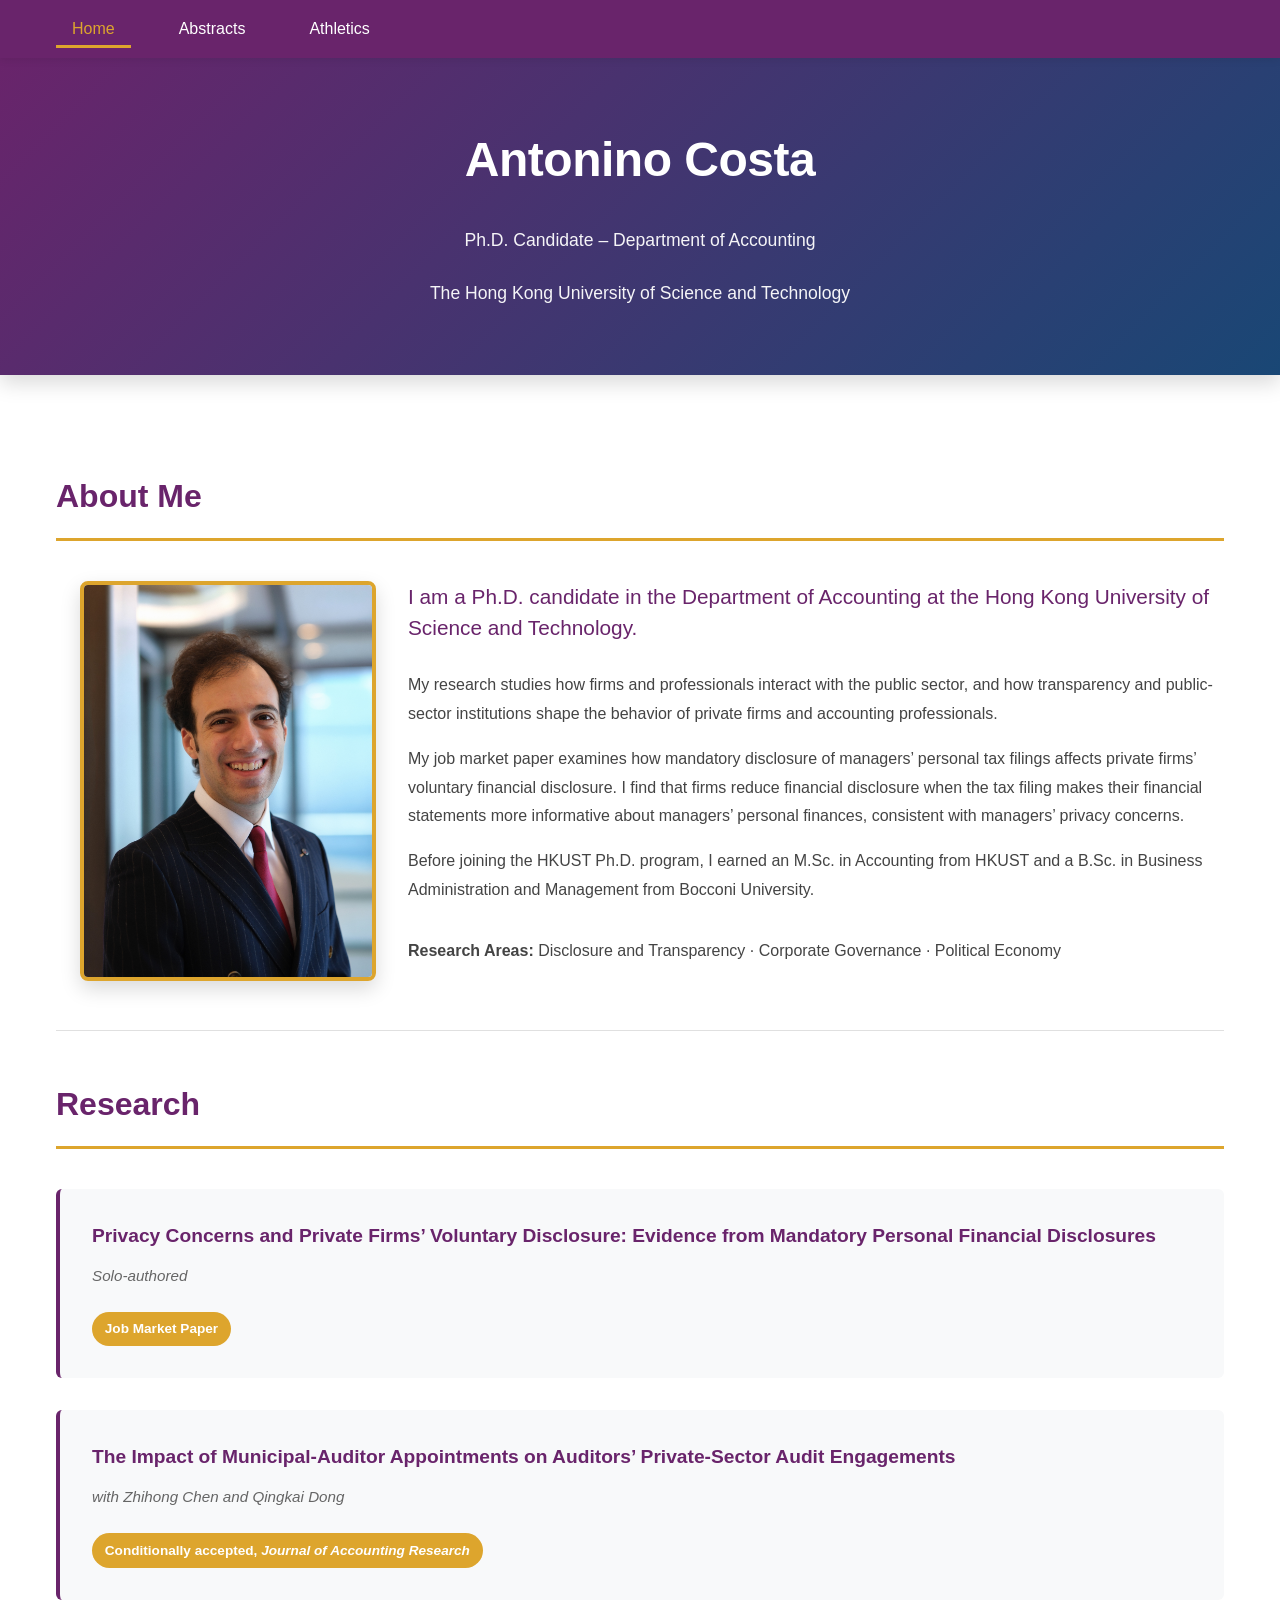
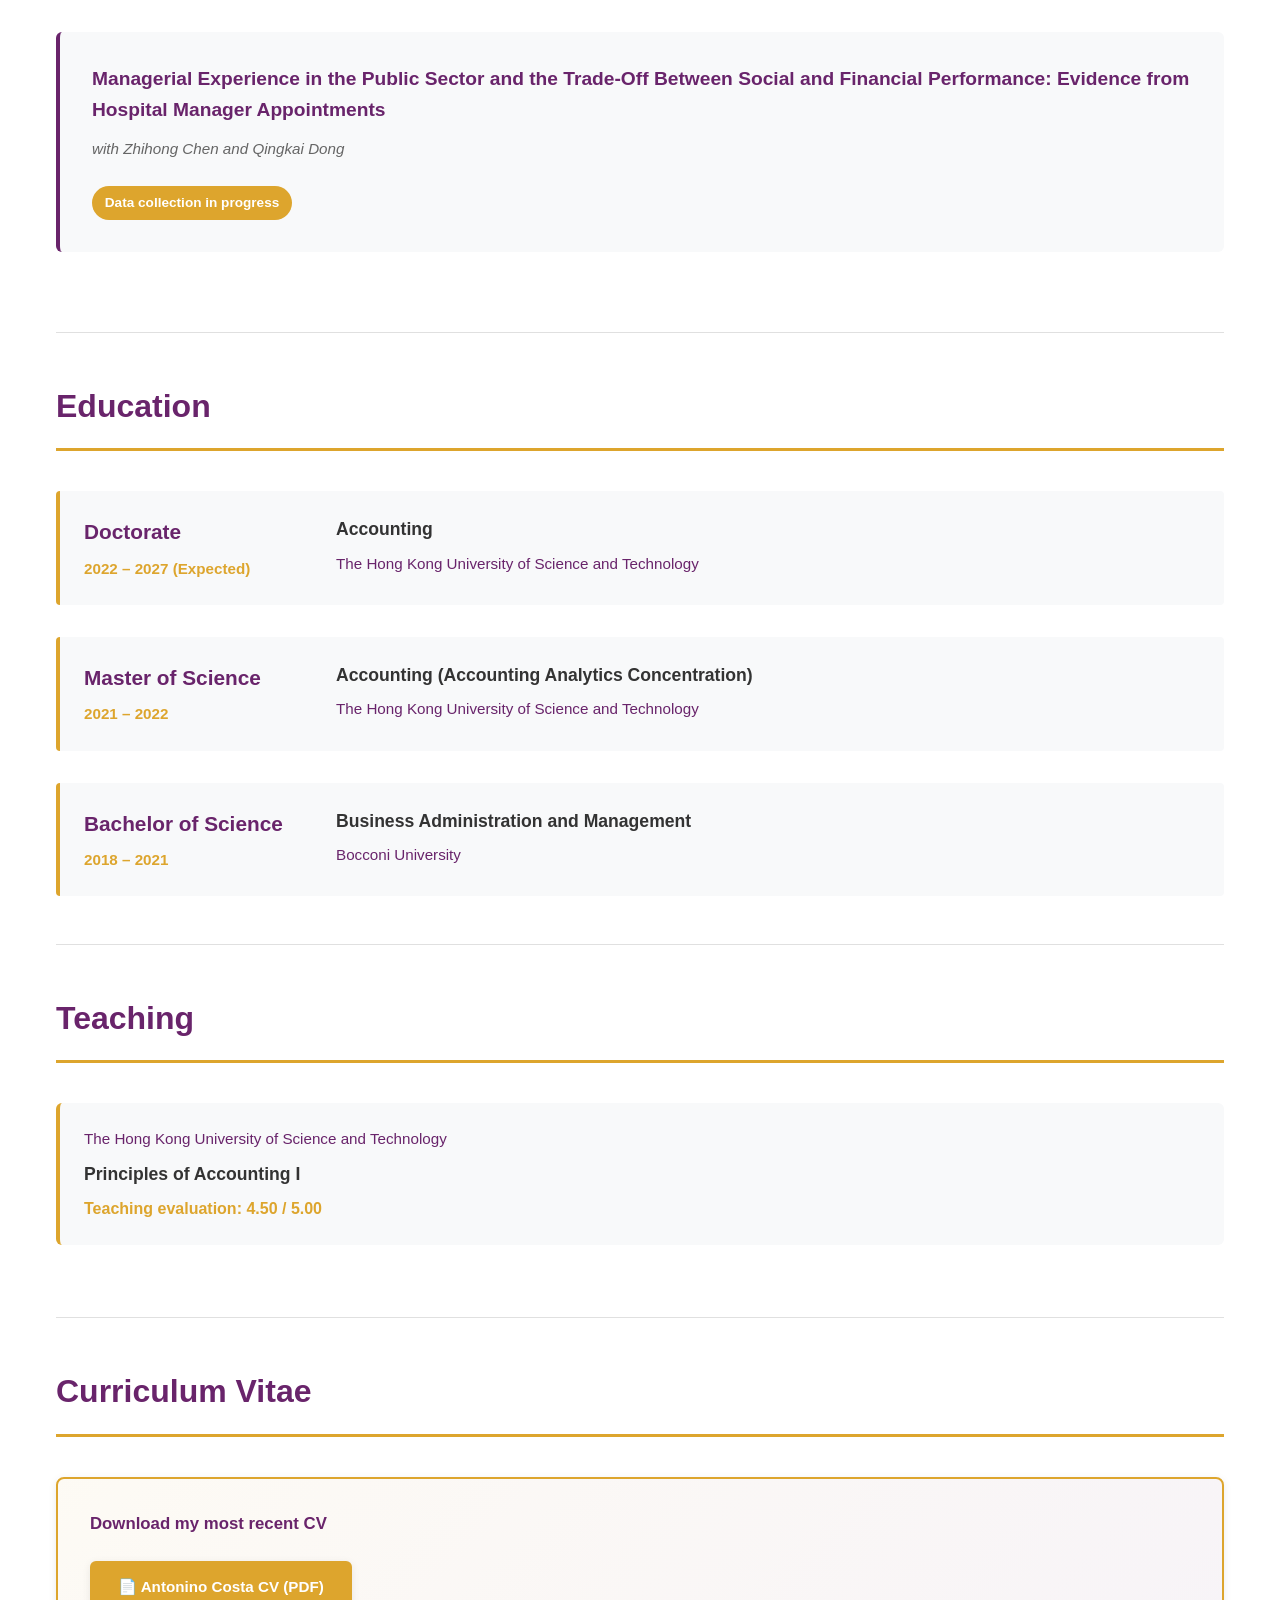
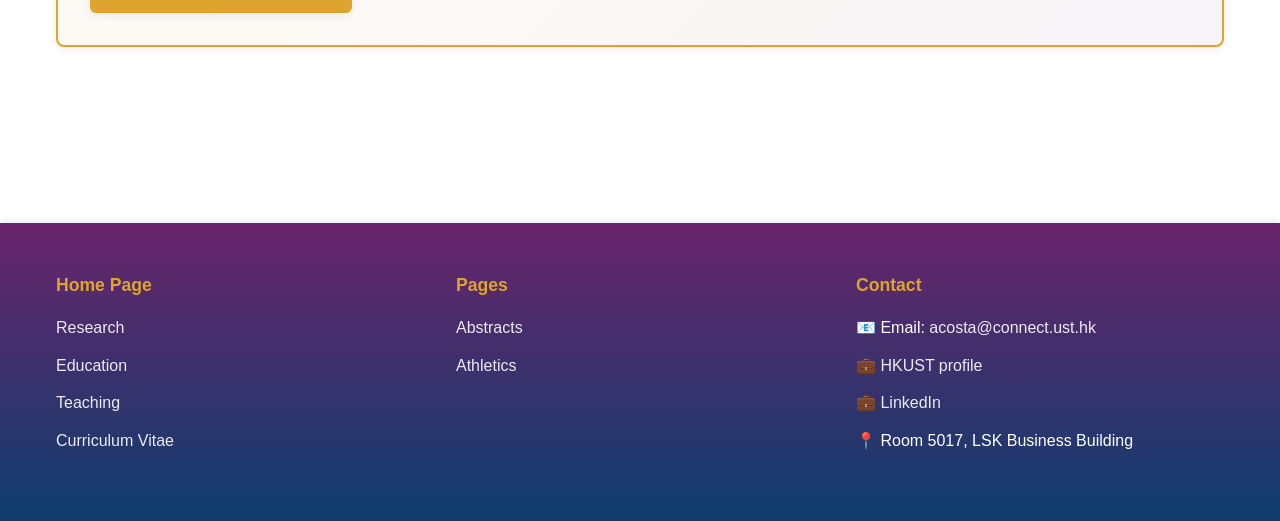
<file: index.html>
<!DOCTYPE html>
<html lang="en" translate="no">
<head>
    <meta charset="UTF-8">
    <meta name="google-site-verification" content="oJde-VZLw5Wp835cpWdoQq_zmQ8JZDAaL4ZJ8_jVG5o" />
    <meta name="viewport" content="width=device-width, initial-scale=1.0">
    <meta http-equiv="X-UA-Compatible" content="ie=edge">
    <title>Antonino Costa | Ph.D. Candidate in Accounting, HKUST</title>
    <meta name="description" content="Antonino Costa is a Ph.D. Candidate in Accounting at HKUST, on the 2026-2027 academic job market. Research on transparency, political economy, and private firms.">
    <meta name="keywords" content="Antonino Costa, Accounting, Political Economy, Transparency, Disclosure, HKUST, Job Market Candidate">
    <meta name="author" content="Antonino Costa">
    <meta name="google" content="notranslate">
    <link rel="canonical" href="https://antoninocosta.github.io/">



    <!-- Link previews (LinkedIn, Slack, X, iMessage) -->
    <meta property="og:type" content="profile">
    <meta property="og:title" content="Antonino Costa | Ph.D. Candidate in Accounting, HKUST">
    <meta property="og:description" content="Ph.D. Candidate in Accounting at HKUST, on the 2026-2027 academic job market. Research on transparency, political economy, and private firms.">
    <meta property="og:url" content="https://antoninocosta.github.io/">
    <meta property="og:image" content="https://antoninocosta.github.io/assets/profile.JPG">

    <!-- Content Security Policy -->
    <meta http-equiv="Content-Security-Policy" content="default-src 'self'; style-src 'self'; img-src 'self' data:; font-src 'self'; script-src 'none'; frame-src 'none'; object-src 'none'; base-uri 'self'; form-action 'self'; frame-ancestors 'none';">

    <link rel="stylesheet" href="css/style.css">
    <link rel="icon" type="image/svg+xml"
          href="data:image/svg+xml,<svg xmlns='http://www.w3.org/2000/svg' viewBox='0 0 100 100'><text x='8' y='75' font-family='Georgia,serif' font-size='70'>AC</text></svg>">
</head>
<body>
    <a href="#main-content" class="skip-link">Skip to main content</a>

    <!-- Navigation -->
    <nav class="navbar" role="navigation" aria-label="Main navigation">
        <div class="container">
            <ul class="nav-list">
                <li><a href="index.html" class="nav-link active" aria-current="page">Home</a></li>
                <li><a href="pages/abstracts.html" class="nav-link">Abstracts</a></li>
                <li><a href="pages/running.html" class="nav-link">Athletics</a></li>
            </ul>
        </div>
    </nav>

    <!-- Header -->
    <header class="header">
        <div class="container">
            <div class="header-content">
                <h1 class="site-title">Antonino Costa</h1>
                <p class="site-subtitle">Ph.D. Candidate &ndash; Department of Accounting</p>
                <p class="site-subtitle">The Hong Kong University of Science and Technology</p>
            </div>
        </div>
    </header>

    <!-- Main Content -->
    <main id="main-content" class="main-content">
        <div class="container">

            <!-- About Section -->
            <section class="content-section about-section" id="about">
                <div class="page-header">
                    <h2>About Me</h2>
                </div>

                <div class="row">
                    <div class="col col-md-6 about-image-container">
                        <img src="assets/profile.JPG" alt="Antonino Costa" class="about-image">
                    </div>
                    <div class="col col-md-6 about-text">
                        <p class="lead">I am a Ph.D. candidate in the Department of Accounting at the Hong Kong University of Science and Technology.</p>

                        <p>My research studies how firms and professionals interact with the public sector, and how transparency and public-sector institutions shape the behavior of private firms and accounting professionals.</p>

                        <p>My job market paper examines how mandatory disclosure of managers’ personal tax filings affects private firms’ voluntary financial disclosure. I find that firms reduce financial disclosure when the tax filing makes their financial statements more informative about managers’ personal finances, consistent with managers’ privacy concerns.</p>

                        <p>Before joining the HKUST Ph.D. program, I earned an M.Sc. in Accounting from HKUST and a B.Sc. in Business Administration and Management from Bocconi University.</p>

                        <div class="mt-4">
                            <p><strong>Research Areas:</strong> Disclosure and Transparency · Corporate Governance · Political Economy</p>
                        </div>
                    </div>


                </div>
            </section>

            <!-- Research Highlights -->
            <section class="content-section research-section" id="research">
                <div class="page-header">
                    <h2>Research</h2>
                </div>

                <div class="research-item">
                    <h3 class="research-title">
                        <a href="pages/abstracts.html#pfd-disclosure">Privacy Concerns and Private Firms&rsquo; Voluntary Disclosure: Evidence from Mandatory Personal Financial Disclosures</a>
                    </h3>
                    <p class="research-authors">Solo-authored</p>
                    <span class="research-status published jmp">Job Market Paper</span>
                </div>

                <div class="research-item">
                    <h3 class="research-title">
                        <a href="pages/abstracts.html#municipal-auditors">The Impact of Municipal-Auditor Appointments on Auditors&rsquo; Private-Sector Audit Engagements</a>
                    </h3>
                    <p class="research-authors">with Zhihong Chen and Qingkai Dong</p>
                    <span class="research-status published">Conditionally accepted, <em>Journal of Accounting Research</em></span>
                </div>

                <div class="research-item">
                    <h3 class="research-title">
                        <a href="pages/abstracts.html#hospitals">Managerial Experience in the Public Sector and the Trade-Off Between Social and Financial Performance: Evidence from Hospital Manager Appointments</a>
                    </h3>
                    <p class="research-authors">with Zhihong Chen and Qingkai Dong</p>
                    <span class="research-status published">Data collection in progress</span>
                </div>
            </section>

            <!-- Education Section -->
            <section class="content-section education-section" id="education">
                <div class="page-header">
                    <h2>Education</h2>
                </div>

                <div class="education-timeline">
                    <!-- PhD -->
                    <div class="education-item">
                        <div class="education-degree">
                            <h3>Doctorate</h3>
                            <p class="education-period">2022 &ndash; 2027 (Expected)</p>
                        </div>
                        <div class="education-details">
                            <p class="education-major">Accounting</p>
                            <p class="education-university">The Hong Kong University of Science and Technology</p>
                        </div>
                    </div>

                    <!-- Master's -->
                    <div class="education-item">
                        <div class="education-degree">
                            <h3>Master of Science</h3>
                            <p class="education-period">2021 &ndash; 2022</p>
                        </div>
                        <div class="education-details">
                            <p class="education-major">Accounting (Accounting Analytics Concentration)</p>
                            <p class="education-university">The Hong Kong University of Science and Technology</p>
                        </div>
                    </div>

                    <!-- Bachelor's -->
                    <div class="education-item">
                        <div class="education-degree">
                            <h3>Bachelor of Science</h3>
                            <p class="education-period">2018 &ndash; 2021</p>
                        </div>
                        <div class="education-details">
                            <p class="education-major">Business Administration and Management</p>
                            <p class="education-university">Bocconi University</p>
                        </div>
                    </div>
                </div>
            </section>

            <!-- Teaching Section -->
            <section class="content-section teaching-section" id="teaching">
                <div class="page-header">
                    <h2>Teaching</h2>
                </div>
                <div class="course-item">
                    <p class="teaching-institution">The Hong Kong University of Science and Technology</p>
                    <p class="course-name">Principles of Accounting I</p>
                    <p class="course-evaluation">Teaching evaluation: 4.50 / 5.00</p>
                </div>
            </section>

            <!-- CV and Contact Section -->
            <section class="content-section cv-section" id="cv">
                <div class="page-header">
                    <h2>Curriculum Vitae</h2>
                </div>

                <div class="cv-download">
                    <p><strong>Download my most recent CV</strong></p>
                    <a href="assets/cv_Antonino.pdf" class="btn btn-primary" download>
                        &#128196; Antonino Costa CV (PDF)
                    </a>
                </div>
            </section>

        </div>
    </main>

    <!-- Footer -->
    <footer class="footer">
        <div class="container">
            <div class="footer-content">

                <div class="footer-section">
                    <h3>Home Page</h3>
                    <ul>
                        <li><a href="#research">Research</a></li>
                        <li><a href="#education">Education</a></li>
                        <li><a href="#teaching">Teaching</a></li>
                        <li><a href="#cv">Curriculum Vitae</a></li>
                    </ul>
                </div>

                <div class="footer-section">
                    <h3>Pages</h3>
                    <ul>
                        <li><a href="pages/abstracts.html">Abstracts</a></li>
                        <li><a href="pages/running.html">Athletics</a></li>
                    </ul>
                </div>

                <div class="footer-section">
                    <h3>Contact</h3>
                    <ul>
                        <li>&#128231; Email: <a href="mailto:acosta@connect.ust.hk">acosta@connect.ust.hk</a></li>
                        <li>&#128188; <a href="https://bmphd.hkust.edu.hk/programs/student-profiles/1700" target="_blank" rel="noopener">HKUST profile</a></li>
                        <li>&#128188; <a href="https://www.linkedin.com/in/antocosta/" target="_blank" rel="noopener">LinkedIn</a></li>
                        <li>&#128205; Room 5017, LSK Business Building</li>
                    </ul>
                </div>

            </div>
        </div>
    </footer>
</body>
</html>
</file>
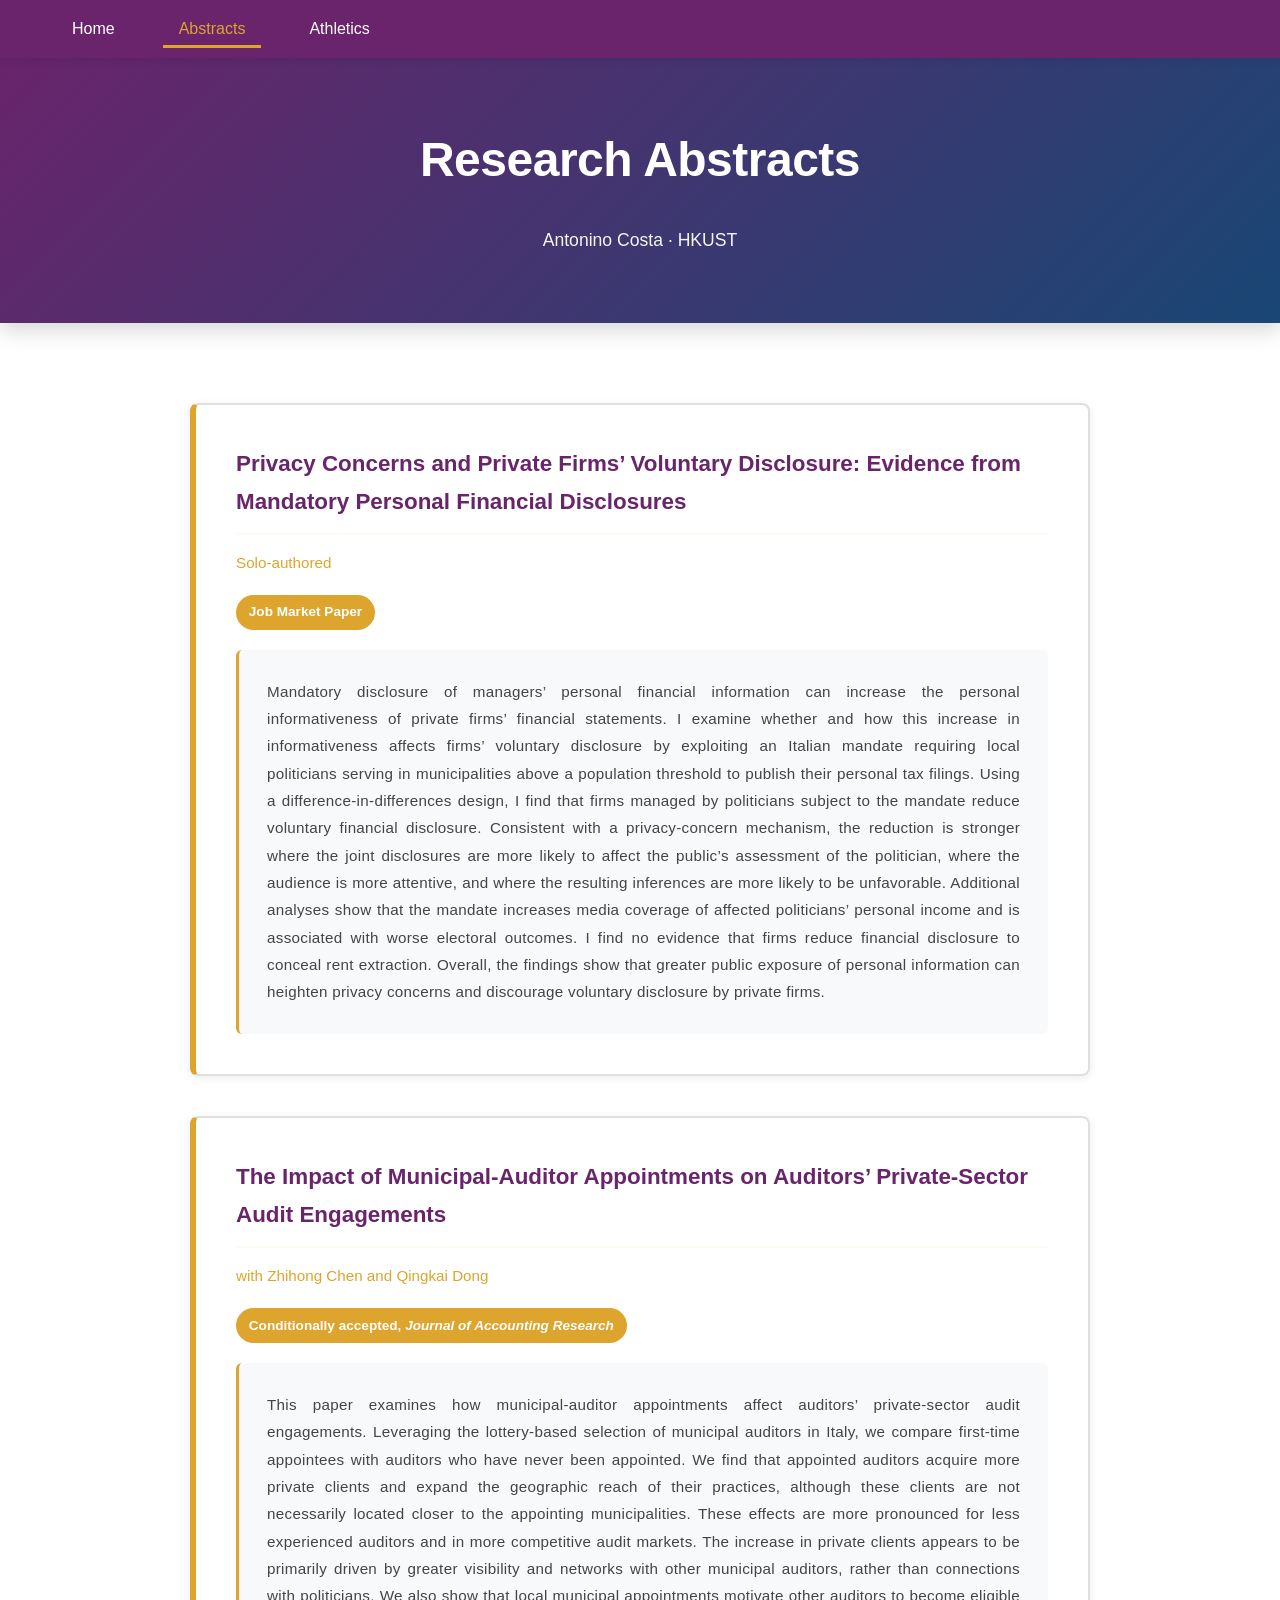
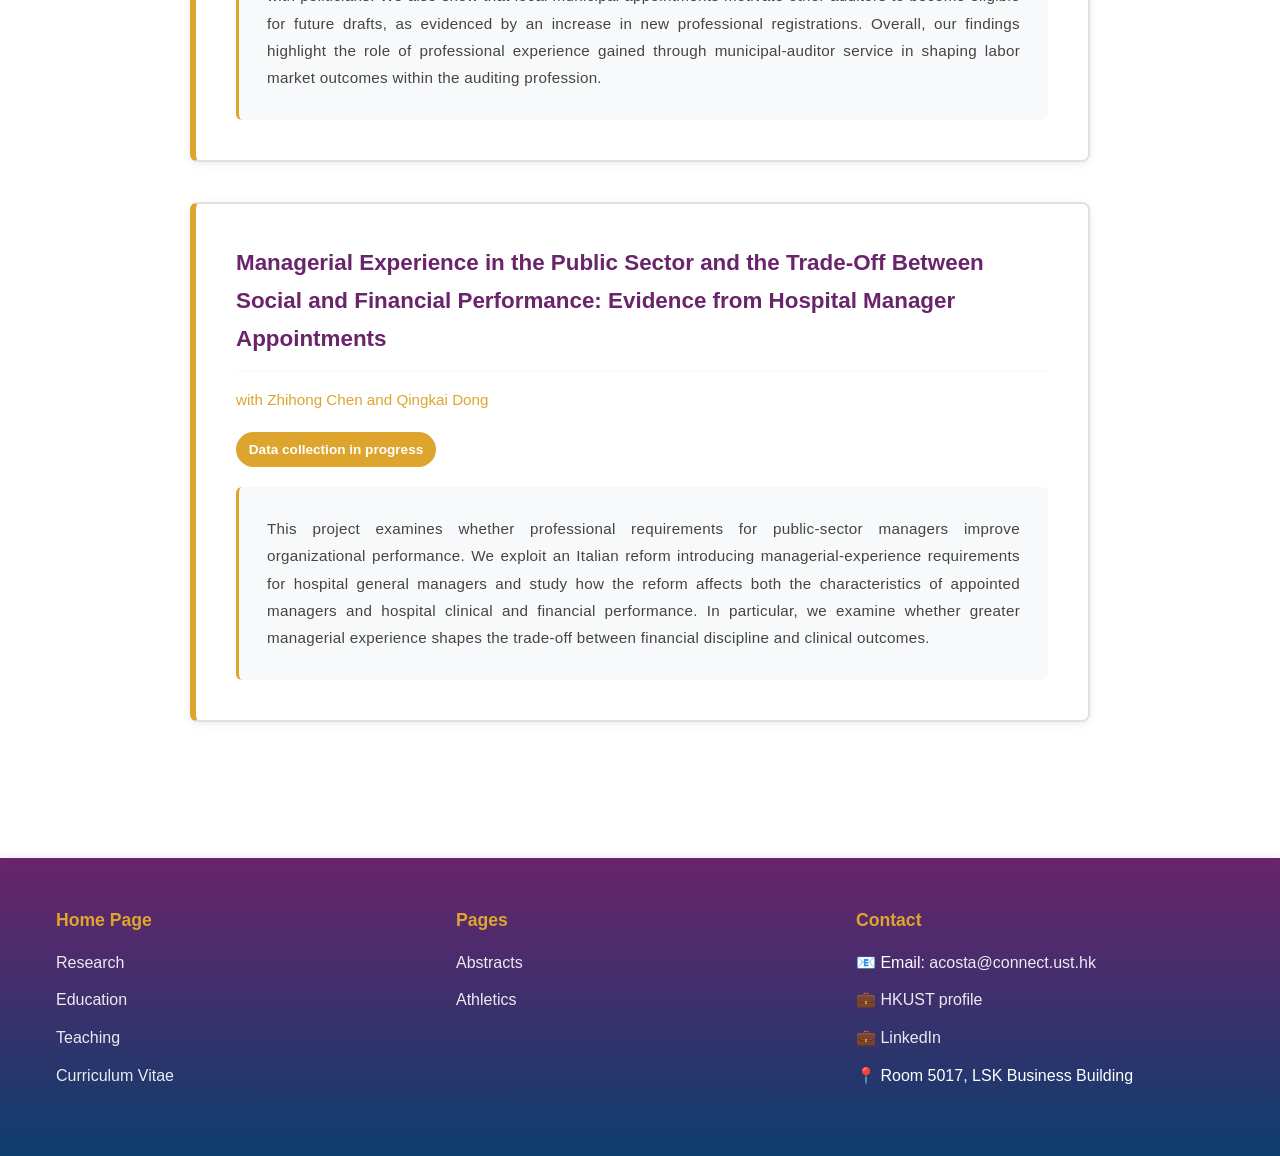
<file: pages/abstracts.html>
<!DOCTYPE html>
<html lang="en" translate="no">
<head>
    <meta charset="UTF-8">
    <meta name="viewport" content="width=device-width, initial-scale=1.0">
    <meta name="description" content="Abstracts of Antonino Costa&rsquo;s research on politicians&rsquo; personal financial disclosures, connected firms, and municipal auditors.">
    <meta name="keywords" content="Antonino Costa, Research Abstracts, Personal Financial Disclosure, Municipal Auditors, Accounting">
    <meta name="author" content="Antonino Costa">
    <meta http-equiv="X-UA-Compatible" content="IE=edge">
    <meta name="google" content="notranslate">
    <link rel="canonical" href="https://antoninocosta.github.io/pages/abstracts.html">

    <!-- Link previews -->
    <meta property="og:type" content="article">
    <meta property="og:title" content="Research Abstracts | Antonino Costa">
    <meta property="og:description" content="Abstracts of research on politicians&rsquo; personal financial disclosures, connected firms, and municipal auditors.">
    <meta property="og:url" content="https://antoninocosta.github.io/pages/abstracts.html">

    <!-- Content Security Policy -->
    <meta http-equiv="Content-Security-Policy"
          content="default-src 'self'; style-src 'self'; img-src 'self' data:; font-src 'self'; script-src 'none'; frame-src 'none'; object-src 'none'; base-uri 'self'; form-action 'self'; frame-ancestors 'none';">

    <title>Research Abstracts | Antonino Costa</title>
    <link rel="stylesheet" href="../css/style.css">
    <link rel="icon" type="image/svg+xml"
          href="data:image/svg+xml,<svg xmlns='http://www.w3.org/2000/svg' viewBox='0 0 100 100'><text x='8' y='75' font-family='Georgia,serif' font-size='70'>AC</text></svg>">
</head>
<body>
<a href="#main-content" class="skip-link">Skip to main content</a>

<!-- Navigation -->
<nav class="navbar" role="navigation" aria-label="Main navigation">
    <div class="container">
        <ul class="nav-list">
            <li><a href="../index.html" class="nav-link">Home</a></li>
            <li><a href="abstracts.html" class="nav-link active" aria-current="page">Abstracts</a></li>
            <li><a href="running.html" class="nav-link">Athletics</a></li>
        </ul>
    </div>
</nav>

<!-- Header -->
<header class="header">
    <div class="container">
        <div class="header-content">
            <h1 class="site-title">Research Abstracts</h1>
            <p class="site-subtitle">Antonino Costa &middot; HKUST</p>
        </div>
    </div>
</header>

<!-- Main Content -->
<main id="main-content" class="main-content">
    <div class="container">

        <div class="abstract-item" id="pfd-disclosure">
            <h2 class="research-title">Privacy Concerns and Private Firms&rsquo; Voluntary Disclosure: Evidence from Mandatory Personal Financial Disclosures</h2>
            <p class="research-authors">Solo-authored</p>
            <span class="research-status published jmp">Job Market Paper</span>
            <p class="abstract">Mandatory disclosure of managers&rsquo; personal financial information can increase the personal informativeness of private firms&rsquo; financial statements. I examine whether and how this increase in informativeness affects firms&rsquo; voluntary disclosure by exploiting an Italian mandate requiring local politicians serving in municipalities above a population threshold to publish their personal tax filings. Using a difference-in-differences design, I find that firms managed by politicians subject to the mandate reduce voluntary financial disclosure. Consistent with a privacy-concern mechanism, the reduction is stronger where the joint disclosures are more likely to affect the public&rsquo;s assessment of the politician, where the audience is more attentive, and where the resulting inferences are more likely to be unfavorable. Additional analyses show that the mandate increases media coverage of affected politicians&rsquo; personal income and is associated with worse electoral outcomes. I find no evidence that firms reduce financial disclosure to conceal rent extraction. Overall, the findings show that greater public exposure of personal information can heighten privacy concerns and discourage voluntary disclosure by private firms.</p>
        </div>

        <div class="abstract-item" id="municipal-auditors">
            <h2 class="research-title">The Impact of Municipal-Auditor Appointments on Auditors&rsquo; Private-Sector Audit Engagements</h2>
            <p class="research-authors">with Zhihong Chen and Qingkai Dong</p>
            <span class="research-status published">Conditionally accepted, <em>Journal of Accounting Research</em></span>
            <p class="abstract">This paper examines how municipal-auditor appointments affect auditors&rsquo; private-sector audit engagements. Leveraging the lottery-based selection of municipal auditors in Italy, we compare first-time appointees with auditors who have never been appointed. We find that appointed auditors acquire more private clients and expand the geographic reach of their practices, although these clients are not necessarily located closer to the appointing municipalities. These effects are more pronounced for less experienced auditors and in more competitive audit markets. The increase in private clients appears to be primarily driven by greater visibility and networks with other municipal auditors, rather than connections with politicians. We also show that local municipal appointments motivate other auditors to become eligible for future drafts, as evidenced by an increase in new professional registrations. Overall, our findings highlight the role of professional experience gained through municipal-auditor service in shaping labor market outcomes within the auditing profession.</p>
        </div>

        <div class="abstract-item" id="hospitals">
            <h2 class="research-title">Managerial Experience in the Public Sector and the Trade-Off Between Social and Financial Performance: Evidence from Hospital Manager Appointments</h2>
            <p class="research-authors">with Zhihong Chen and Qingkai Dong</p>
            <span class="research-status published">Data collection in progress </span>
            <p class="abstract">This project examines whether professional requirements for public-sector managers improve organizational performance. We exploit an Italian reform introducing managerial-experience requirements for hospital general managers and study how the reform affects both the characteristics of appointed managers and hospital clinical and financial performance. In particular, we examine whether greater managerial experience shapes the trade-off between financial discipline and clinical outcomes.</p>
        </div>

    </div>
</main>

<!-- Footer -->
<footer class="footer">
    <div class="container">
        <div class="footer-content">

            <div class="footer-section">
                <h3>Home Page</h3>
                <ul>
                    <li><a href="../index.html#research">Research</a></li>
                    <li><a href="../index.html#education">Education</a></li>
                    <li><a href="../index.html#teaching">Teaching</a></li>
                    <li><a href="../index.html#cv">Curriculum Vitae</a></li>
                </ul>
            </div>

            <div class="footer-section">
                <h3>Pages</h3>
                <ul>
                    <li><a href="abstracts.html">Abstracts</a></li>
                    <li><a href="running.html">Athletics</a></li>
                </ul>
            </div>

            <div class="footer-section">
                <h3>Contact</h3>
                <ul>
                    <li>&#128231; Email: <a href="mailto:acosta@connect.ust.hk">acosta@connect.ust.hk</a></li>
                    <li>&#128188; <a href="https://bmphd.hkust.edu.hk/programs/student-profiles/1700" target="_blank" rel="noopener">HKUST profile</a></li>
                    <li>&#128188; <a href="https://www.linkedin.com/in/antocosta/" target="_blank" rel="noopener">LinkedIn</a></li>
                    <li>&#128205; Room 5017, LSK Business Building</li>
                </ul>
            </div>

        </div>
    </div>
</footer>
</body>
</html>
</file>
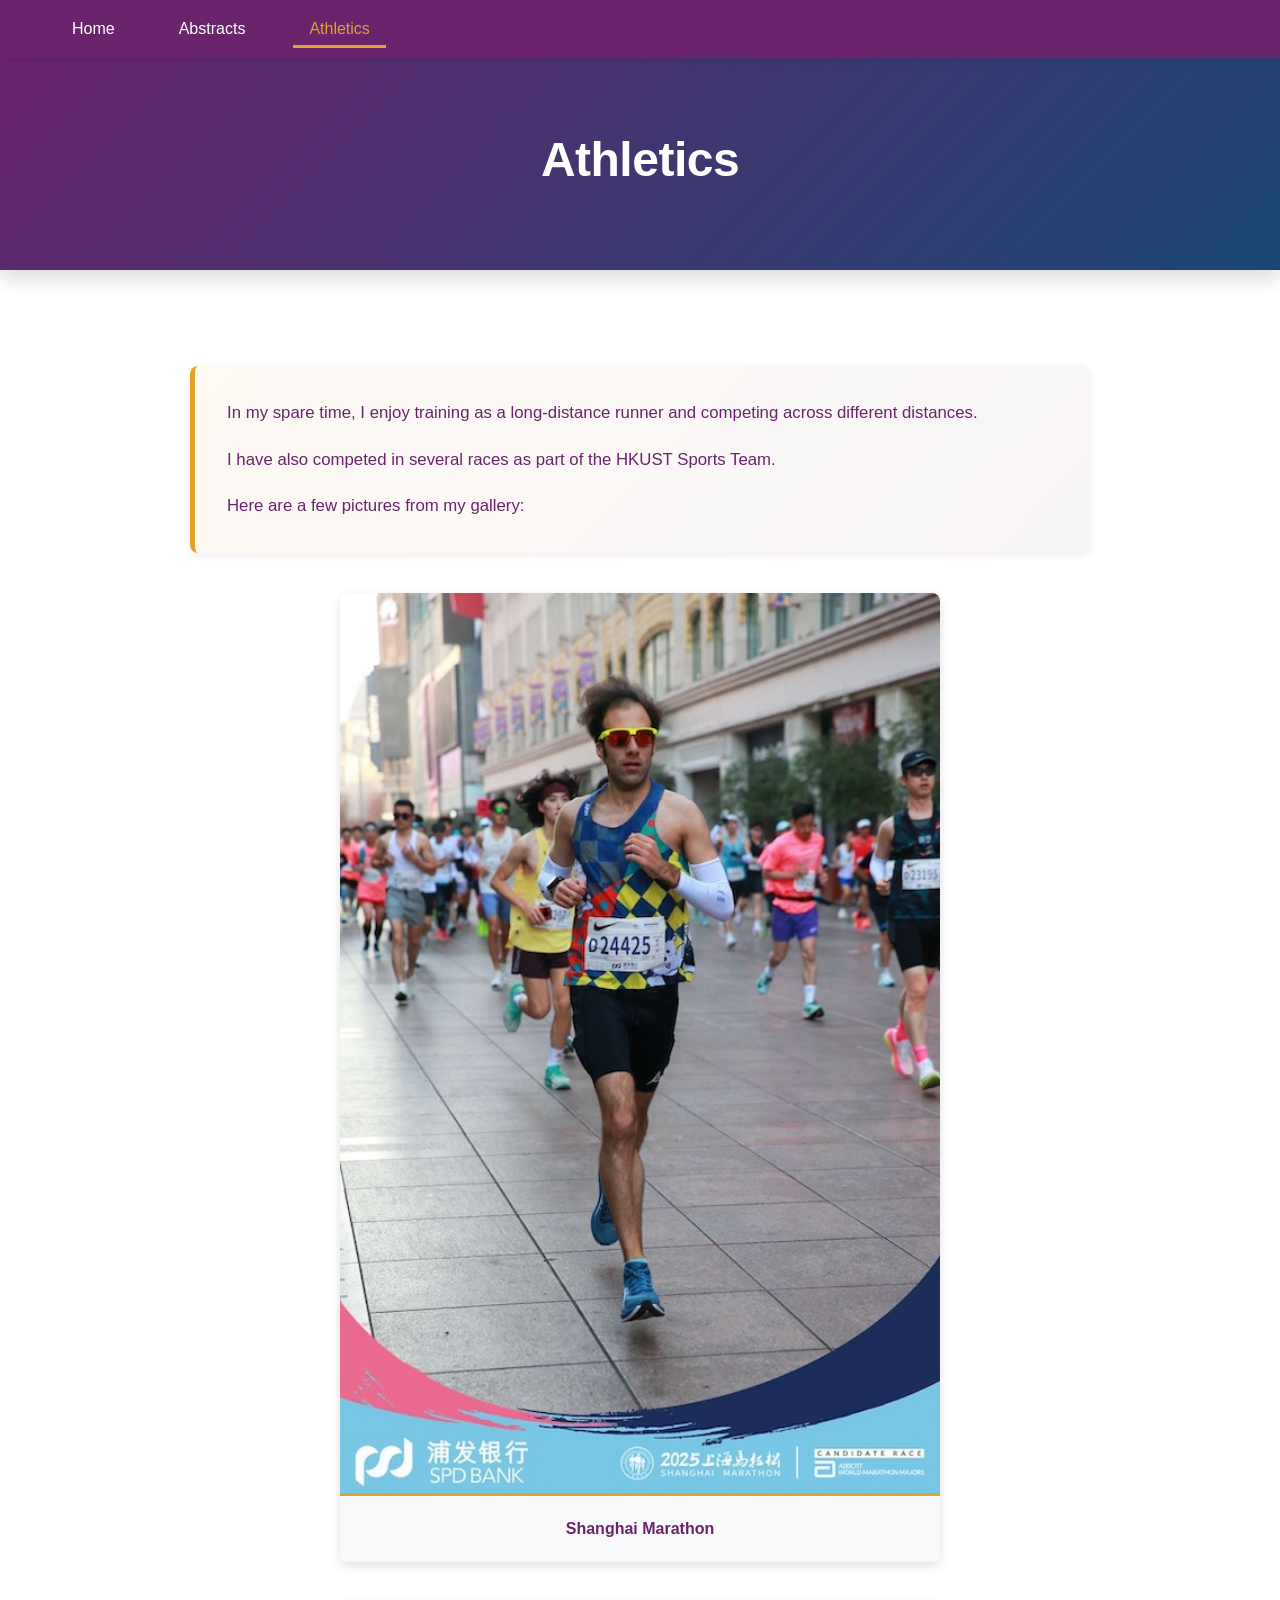
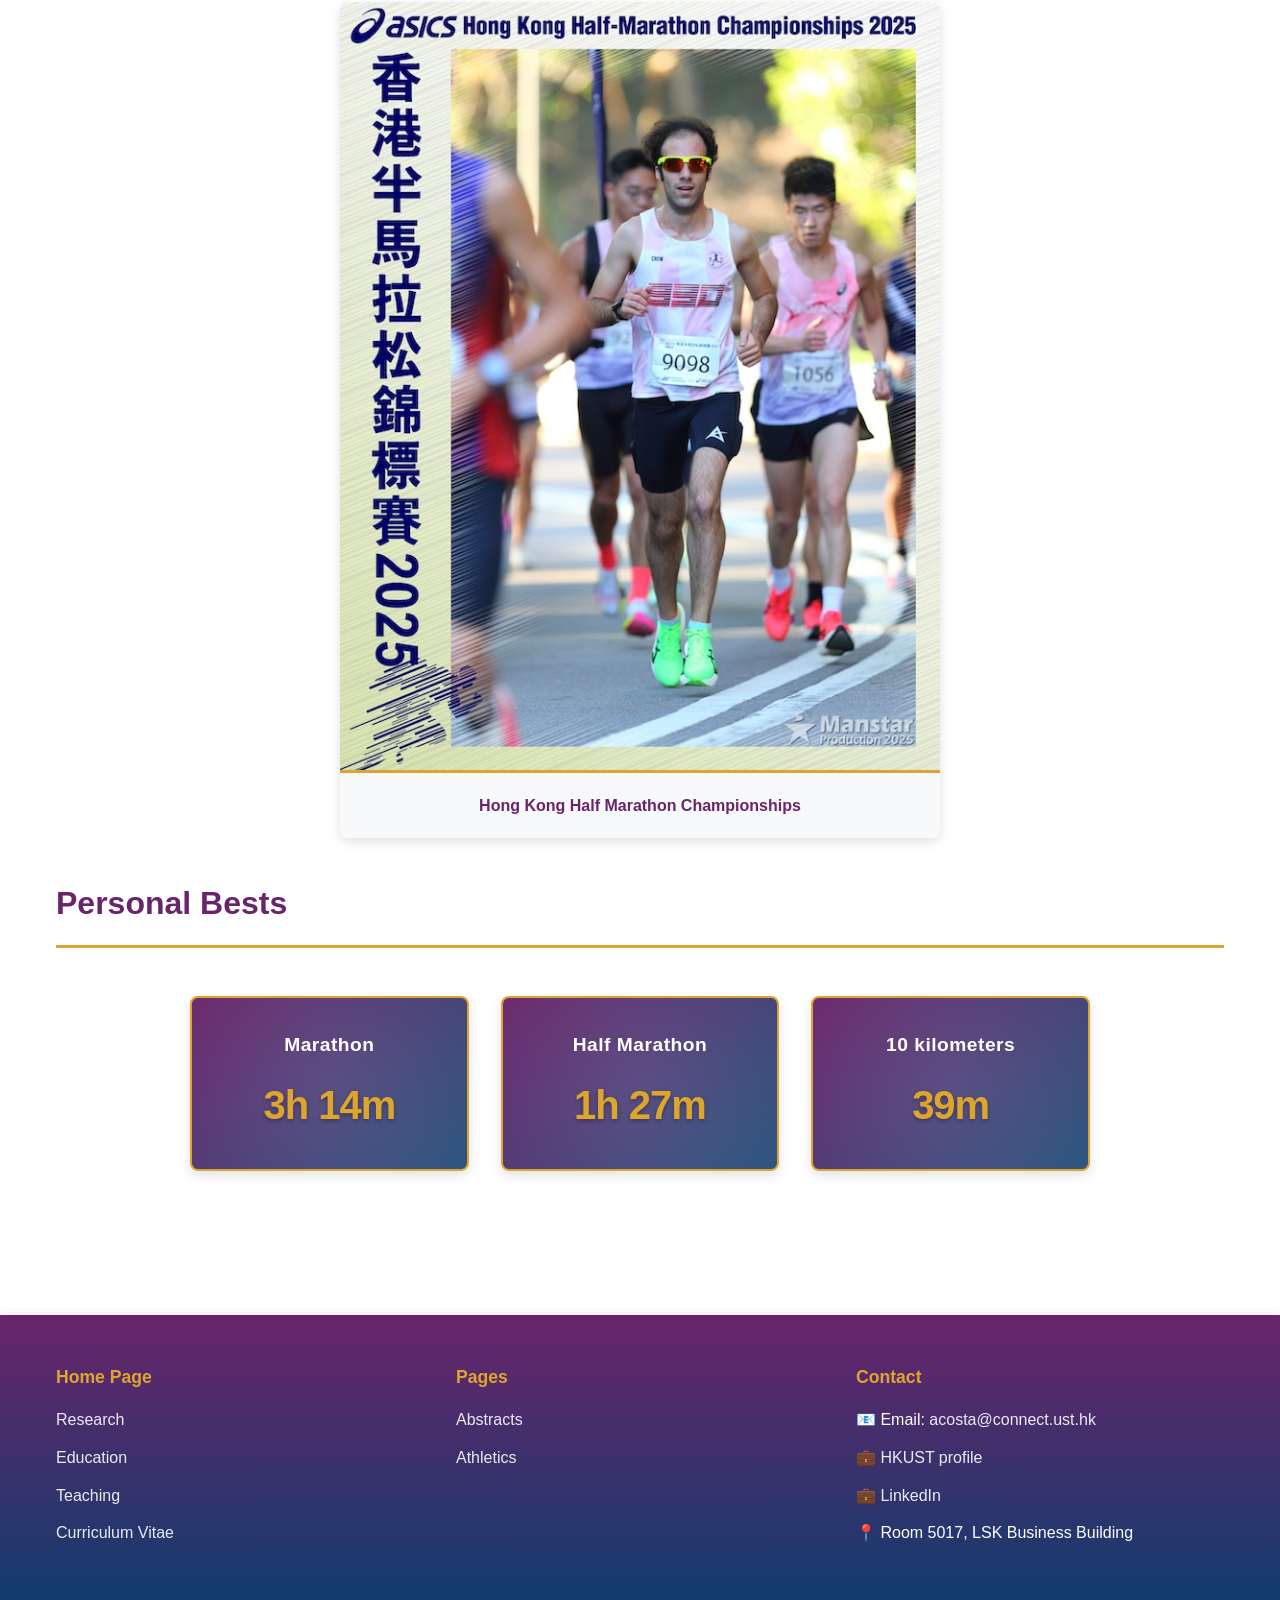
<file: pages/running.html>
<!DOCTYPE html>
<html lang="en" translate="no">
<head>
    <meta charset="UTF-8">
    <meta name="viewport" content="width=device-width, initial-scale=1.0">
    <meta name="description" content="Long-distance running and racing results of Antonino Costa.">
    <meta name="author" content="Antonino Costa">
    <meta http-equiv="X-UA-Compatible" content="IE=edge">
    <meta name="google" content="notranslate">
    <link rel="canonical" href="https://antoninocosta.github.io/pages/running.html">

    <!-- Content Security Policy -->
    <meta http-equiv="Content-Security-Policy"
          content="default-src 'self'; style-src 'self'; img-src 'self' data:; font-src 'self'; script-src 'none'; frame-src 'none'; object-src 'none'; base-uri 'self'; form-action 'self'; frame-ancestors 'none';">

    <title>Athletics | Antonino Costa</title>
    <link rel="stylesheet" href="../css/style.css">
    <link rel="icon" type="image/svg+xml"
          href="data:image/svg+xml,<svg xmlns='http://www.w3.org/2000/svg' viewBox='0 0 100 100'><text x='8' y='75' font-family='Georgia,serif' font-size='70'>AC</text></svg>">
</head>
<body>
<a href="#main-content" class="skip-link">Skip to main content</a>

<!-- Navigation -->
<nav class="navbar" role="navigation" aria-label="Main navigation">
    <div class="container">
        <ul class="nav-list">
            <li><a href="../index.html" class="nav-link">Home</a></li>
            <li><a href="abstracts.html" class="nav-link">Abstracts</a></li>
            <li><a href="running.html" class="nav-link active" aria-current="page">Athletics</a></li>
        </ul>
    </div>
</nav>

<!-- Header -->
<header class="header">
    <div class="container">
        <div class="header-content">
            <h1 class="site-title">Athletics</h1>
        </div>
    </div>
</header>

<!-- Main Content -->
<main id="main-content" class="main-content">
    <div class="container">

        <div class="running-introduction">
            <p>In my spare time, I enjoy training as a long-distance runner and competing across different distances.</p>
            <p>I have also competed in several races as part of the HKUST Sports Team.</p>
            <p>Here are a few pictures from my gallery:</p>
        </div>

        <!--<div class="running picture">-->
        <!--    <img src="../assets/training.JPG" alt="Antonino Costa during a speed training session" loading="lazy">-->
        <!--    <p class="image-caption">Speed Training</p>-->
        <!--</div>-->

        <div class="running picture">
            <img src="../assets/sh_marathon.JPG" alt="Antonino Costa racing the Shanghai Marathon" loading="lazy">
            <p class="image-caption">Shanghai Marathon</p>
        </div>

        <div class="running picture">
            <img src="../assets/hm_championship.JPG" alt="Antonino Costa at the Hong Kong Half Marathon Championships" loading="lazy">
            <p class="image-caption">Hong Kong Half Marathon Championships</p>
        </div>

        <!--<div class="running picture">-->
        <!--    <img src="../assets/gold_coast.JPG" alt="Antonino Costa at the RMAC Gold Coast 15K" loading="lazy">-->
        <!--    <p class="image-caption">RMAC Gold Coast 15K</p>-->
        <!--</div>-->

        <!--<div class="running picture">-->
        <!--    <img src="../assets/tai_po_hm.JPG" alt="Antonino Costa at the Tai Po Half Marathon" loading="lazy">-->
        <!--    <p class="image-caption">Tai Po Half Marathon</p>-->
        <!--</div>-->

        <div class="page-header">
            <h2>Personal Bests</h2>
        </div>

        <div class="personal-bests">
            <div class="personal-best-item">
                <p class="distance">Marathon</p>
                <p class="pb-time">3h 14m</p>
            </div>

            <div class="personal-best-item">
                <p class="distance">Half Marathon</p>
                <p class="pb-time">1h 27m</p>
            </div>

            <div class="personal-best-item">
                <p class="distance">10 kilometers</p>
                <p class="pb-time">39m</p>
            </div>
        </div>

    </div>
</main>

<!-- Footer -->
<footer class="footer">
    <div class="container">
        <div class="footer-content">

            <div class="footer-section">
                <h3>Home Page</h3>
                <ul>
                    <li><a href="../index.html#research">Research</a></li>
                    <li><a href="../index.html#education">Education</a></li>
                    <li><a href="../index.html#teaching">Teaching</a></li>
                    <li><a href="../index.html#cv">Curriculum Vitae</a></li>
                </ul>
            </div>

            <div class="footer-section">
                <h3>Pages</h3>
                <ul>
                    <li><a href="abstracts.html">Abstracts</a></li>
                    <li><a href="running.html">Athletics</a></li>
                </ul>
            </div>

            <div class="footer-section">
                <h3>Contact</h3>
                <ul>
                    <li>&#128231; Email: <a href="mailto:acosta@connect.ust.hk">acosta@connect.ust.hk</a></li>
                    <li>&#128188; <a href="https://bmphd.hkust.edu.hk/programs/student-profiles/1700" target="_blank" rel="noopener">HKUST profile</a></li>
                    <li>&#128188; <a href="https://www.linkedin.com/in/antocosta/" target="_blank" rel="noopener">LinkedIn</a></li>
                    <li>&#128205; Room 5017, LSK Business Building</li>
                </ul>
            </div>

        </div>
    </div>
</footer>
</body>
</html>
</file>
<file: css/style.css>
/* ========================================
   ROOT VARIABLES & GLOBAL STYLES
   ======================================== */

:root {
    --color-brown: #DDA52D;
    --color-dark-blue: #69246B;
    --color-white: white;
    --color-light-gray: #f8f9fa;
    --color-border: #e0e0e0;
    --color-light-brown: rgba(221, 165, 45, 0.05);
    --color-dark-blue-light: rgba(105, 36, 107, 0.05);
    --spacing-unit: 1rem;
    --transition: all 0.3s ease;
    --box-shadow-subtle: 0 2px 8px rgba(0, 0, 0, 0.08);
    --box-shadow-medium: 0 4px 12px rgba(0, 0, 0, 0.12);
    --box-shadow-prominent: 0 8px 20px rgba(0, 0, 0, 0.15);
}

* {
    margin: 0;
    padding: 0;
    box-sizing: border-box;
}

html {
    scroll-behavior: smooth;
}

body {
    font-family: 'Segoe UI', Tahoma, Geneva, Verdana, sans-serif;
    line-height: 1.6;
    color: #333;
    background-color: var(--color-white);
}

/* ========================================
   ACCESSIBILITY & SKIP LINK
   ======================================== */

.skip-link {
    position: absolute;
    top: -40px;
    left: 0;
    background: var(--color-dark-blue);
    color: var(--color-white);
    padding: 8px;
    text-decoration: none;
    z-index: 100;
    font-weight: 600;
}

.skip-link:focus {
    top: 0;
}

/* ========================================
   CONTAINER & LAYOUT
   ======================================== */

.container {
    max-width: 1200px;
    margin: 0 auto;
    padding: 0 var(--spacing-unit);
}

.row {
    display: flex;
    flex-wrap: wrap;
    gap: 2rem;
    align-items: center;
}

.col {
    flex: 1;
    min-width: 280px;
}

.col-md-6 {
    flex-basis: calc(50% - 1rem);
}

@media (max-width: 768px) {
    .col-md-6 {
        flex-basis: 100%;
    }

    .row {
        gap: 1.5rem;
    }
}

/* ========================================
   NAVIGATION BAR
   ======================================== */

.navbar {
    background-color: var(--color-dark-blue);
    position: sticky;
    top: 0;
    z-index: 50;
    box-shadow: var(--box-shadow-subtle);
}

.nav-list {
    list-style: none;
    display: flex;
    gap: 2rem;
    padding: 1rem 0;
}

.nav-link {
    color: var(--color-white);
    text-decoration: none;
    font-weight: 500;
    padding: 0.5rem 1rem;
    border-bottom: 3px solid transparent;
    transition: var(--transition);
    position: relative;
}

.nav-link:hover,
.nav-link.active {
    color: var(--color-brown);
    border-bottom-color: var(--color-brown);
}

@media (max-width: 768px) {
    .nav-list {
        flex-direction: column;
        gap: 0.5rem;
        padding: 0.75rem 0;
    }

    .nav-link {
        padding: 0.5rem 0;
    }
}

/* ========================================
   HEADER
   ======================================== */

.header {
    background: linear-gradient(135deg, var(--color-dark-blue) 0%, rgba(0, 51, 102, 0.9) 100%);
    color: var(--color-white);
    padding: 4rem var(--spacing-unit);
    text-align: center;
    box-shadow: var(--box-shadow-prominent);
}

.header-content {
    display: flex;
    flex-direction: column;
    align-items: center;
    gap: 1rem;
}

.site-title {
    font-size: 3rem;
    font-weight: 700;
    margin-bottom: 0.5rem;
    letter-spacing: -0.5px;
}

.site-subtitle {
    font-size: 1.1rem;
    font-weight: 300;
    margin: 0.25rem 0;
    opacity: 0.95;
}

@media (max-width: 768px) {
    .site-title {
        font-size: 2rem;
    }

    .site-subtitle {
        font-size: 0.95rem;
    }

    .header {
        padding: 2rem var(--spacing-unit);
    }
}

/* ========================================
   MAIN CONTENT
   ======================================== */

.main-content {
    padding: 3rem 0;
    min-height: calc(100vh - 200px);
}

.content-section {
    padding: 3rem 0;
    border-bottom: 1px solid var(--color-border);
}

.content-section:last-child {
    border-bottom: none;
}

/* ========================================
   SECTION HEADERS
   ======================================== */

.page-header {
    margin-bottom: 2.5rem;
    padding-bottom: 1rem;
    border-bottom: 3px solid var(--color-brown);
}

.page-header h2 {
    font-size: 2rem;
    color: var(--color-dark-blue);
    font-weight: 700;
}

/* ========================================
   ABOUT SECTION
   ======================================== */

.about-text p {
    margin-bottom: 1rem;
    line-height: 1.8;
    color: #444;
}

/* Lead paragraph. Scoped to .about-text so it outranks `.about-text p` above --
   otherwise that rule wins on specificity and silently overrides colour,
   line-height and margin, leaving only a slight size bump. */
.about-text .lead {
    font-size: 1.3rem;
    font-weight: 400;
    line-height: 1.5;
    color: var(--color-dark-blue);
    margin-bottom: 1.75rem;
}

.about-text ul {
    list-style-position: inside;
    margin-left: 1rem;
}

.about-text li {
    margin-bottom: 0.5rem;
    color: #555;
}

.mt-4 {
    margin-top: 2rem;
}

.about-image-container {
    display: flex;
    flex-direction: column;
    align-items: center;
}

/* Desktop: narrow the image column and pull the photo flush left, so the
   remaining width goes to the text instead of to padding around the photo.
   Scoped to min-width 769px so the stacked mobile layout keeps 100% / centred. */
@media (min-width: 769px) {
    .about-section .about-image-container {
        flex: 0 0 320px;
        align-items: flex-start;
        align-self: flex-start;
        padding-left: 1.5rem;
    }

    /* basis 0, not auto: with `auto` the paragraphs' max-content width is used
       to decide wrapping, which pushes this column onto its own line. */
    .about-section .about-text {
        flex: 1 1 0;
        min-width: 0;
    }
}

.about-image {
    width: 100%;
    max-width: 350px;
    border-radius: 8px;
    box-shadow: var(--box-shadow-prominent);
    border: 4px solid var(--color-brown);
}

.image-caption {
    margin-top: 1rem;
    font-size: 0.9rem;
    color: #777;
    font-style: italic;
}

/* ========================================
   EDUCATION SECTION
   ======================================== */

.education-timeline {
    display: flex;
    flex-direction: column;
    gap: 2rem;
}

.education-item {
    display: flex;
    gap: 2rem;
    padding: 1.5rem;
    background-color: var(--color-light-gray);
    border-left: 4px solid var(--color-brown);
    border-radius: 4px;
    transition: var(--transition);
}

.education-item:hover {
    box-shadow: var(--box-shadow-medium);
    transform: translateX(4px);
}

/* Fixed basis so the right-hand column starts at the same x on every row --
   otherwise "Ph.D." and "Bachelor of Science" push it to different offsets. */
.education-degree {
    flex: 0 0 220px;
}

.education-degree h3 {
    font-size: 1.3rem;
    color: var(--color-dark-blue);
    margin-bottom: 0.5rem;
}

.education-period {
    color: var(--color-brown);
    font-weight: 600;
    font-size: 0.95rem;
}

/* Field of study -- deliberately matches .course-name in the Teaching section */
.education-major {
    font-size: 1.1rem;
    font-weight: 600;
    color: #333;
    margin-bottom: 0.5rem;
}

/* Institution -- deliberately matches .teaching-institution in the Teaching section */
.education-university {
    color: var(--color-dark-blue);
    font-size: 0.95rem;
    font-weight: 500;
}

@media (max-width: 768px) {
    .education-item {
        flex-direction: column;
        gap: 1rem;
    }

    /* stacked on mobile: the fixed basis would become a fixed height */
    .education-degree {
        flex-basis: auto;
    }
}

/* ========================================
   RESEARCH SECTION (INDEX)
   ======================================== */

.research-item {
    padding: 2rem;
    margin-bottom: 2rem;
    background-color: var(--color-light-gray);
    border-radius: 6px;
    border-left: 4px solid var(--color-dark-blue);
    transition: var(--transition);
}

.research-item:hover {
    box-shadow: var(--box-shadow-medium);
    transform: translateY(-2px);
}

.research-title {
    font-size: 1.2rem;
    color: var(--color-dark-blue);
    font-weight: 600;
    margin-bottom: 0.75rem;
    line-height: 1.6;
}

/* Paper titles link through to their abstract. Inherit the heading's colour so
   the title still reads as a heading; the underline appears on hover/focus. */
.research-title a {
    color: inherit;
    text-decoration: none;
    border-bottom: 1px solid transparent;
    transition: var(--transition);
}

.research-title a:hover {
    color: var(--color-brown);
    border-bottom-color: var(--color-brown);
}

.research-title a:focus-visible {
    outline: 2px solid var(--color-brown);
    outline-offset: 3px;
    border-radius: 2px;
}

.research-authors {
    color: #666;
    font-style: italic;
    margin-bottom: 1rem;
    font-size: 0.95rem;
}

.research-status {
    display: inline-block;
    padding: 0.4rem 0.8rem;
    border-radius: 20px;
    font-size: 0.85rem;
    font-weight: 600;
    margin-top: 0.5rem;
}

.research-status.published {
    background-color: var(--color-brown);
    color: var(--color-white);
}

.research-status.under-review {
    background-color: #ff9800;
    color: var(--color-white);
}

.research-status.in-progress {
    background-color: #2196F3;
    color: var(--color-white);
}

/* ========================================
   ABSTRACTS PAGE STYLING
   ======================================== */

.abstract-item {
    background: var(--color-white);
    border: 2px solid var(--color-border);
    border-left: 6px solid var(--color-brown);
    border-radius: 8px;
    padding: 2.5rem;
    margin: 0 auto 2.5rem auto;
    max-width: 900px;
    box-shadow: var(--box-shadow-subtle);
    transition: var(--transition);
}

.abstract-item:hover {
    box-shadow: var(--box-shadow-medium);
    border-left-color: var(--color-dark-blue);
    transform: translateY(-2px);
}

.abstract-item .research-title {
    color: var(--color-dark-blue);
    font-size: 1.4rem;
    margin-bottom: 1rem;
    line-height: 1.7;
    padding-bottom: 0.75rem;
    border-bottom: 2px solid var(--color-light-brown);
}

.abstract-item .research-authors {
    font-size: 0.95rem;
    color: var(--color-brown);
    margin-bottom: 1.25rem;
    font-style: normal;
    font-weight: 500;
}

/* Status pill: equal 1.25rem gap above and below. `vertical-align: top` stops
   baseline alignment from pushing the pill's padding below the baseline, which
   is what made the gap underneath look larger than the one above. */
.abstract-item .research-status {
    vertical-align: top;
    margin-top: 0;
    margin-bottom: 1.25rem;
}

/* Optional: give the job market paper its own colour.
.research-status.jmp {
    background-color: var(--color-dark-blue);
}
*/

/* Abstract Text Styling */
.abstract {
    display: block;
    font-size: 0.95rem;
    line-height: 1.8;
    color: #444;
    text-align: justify;
    background-color: var(--color-light-gray);
    padding: 1.75rem;
    border-radius: 6px;
    border-left: 3px solid var(--color-brown);
    font-weight: 400;
    letter-spacing: 0.3px;
}

.abstract-item:first-of-type {
    margin-top: 2rem;
}

@media (max-width: 768px) {
    .abstract-item {
        padding: 1.5rem;
        max-width: 100%;
    }

    .abstract-item .research-title {
        font-size: 1.15rem;
    }

    .abstract {
        padding: 1.25rem;
        font-size: 0.9rem;
        text-align: left;
    }
}

/* ========================================
   TEACHING SECTION
   ======================================== */

.course-item {
    padding: 1.5rem;
    background-color: var(--color-light-gray);
    border-radius: 6px;
    border-left: 4px solid var(--color-brown);
    margin-bottom: 1.5rem;
    transition: var(--transition);
}

.course-item:hover {
    box-shadow: var(--box-shadow-subtle);
    transform: translateX(4px);
}

.teaching-institution {
    color: var(--color-dark-blue);
    font-size: 0.95rem;
    margin-bottom: 0.5rem;
    font-weight: 500;
}

.course-name {
    font-size: 1.1rem;
    font-weight: 600;
    color: #333;
    margin-bottom: 0.5rem;
}

.course-evaluation {
    color: var(--color-brown);
    font-weight: 600;
    display: flex;
    align-items: center;
    gap: 0.5rem;
}

/* ========================================
   RUNNING PAGE STYLING
   ======================================== */

.running-introduction {
    max-width: 900px;
    margin: 3rem auto 2.5rem auto;
    padding: 2rem;
    background: linear-gradient(135deg, var(--color-light-brown) 0%, var(--color-dark-blue-light) 100%);
    border-radius: 8px;
    border-left: 5px solid var(--color-brown);
    box-shadow: var(--box-shadow-subtle);
}

.running-introduction p {
    font-size: 1.05rem;
    line-height: 1.8;
    color: var(--color-dark-blue);
    margin-bottom: 1rem;
    font-weight: 500;
}

.running-introduction p:last-child {
    margin-bottom: 0;
}

/* Running Pictures Gallery */
.running.picture {
    max-width: 600px;
    margin: 0 auto 2.5rem auto;
    padding: 0;
    border-radius: 8px;
    overflow: hidden;
    box-shadow: var(--box-shadow-medium);
    transition: var(--transition);
    background-color: var(--color-white);
}

.running.picture:hover {
    box-shadow: var(--box-shadow-prominent);
    transform: translateY(-4px);
}

.running.picture img {
    width: 100%;
    height: auto;
    display: block;
    object-fit: cover;
    max-height: 900px;
    transition: var(--transition);
}

.running.picture:hover img {
    transform: scale(1.02);
}

.running.picture .image-caption {
    margin: 0;
    padding: 1.25rem;
    background-color: var(--color-light-gray);
    color: var(--color-dark-blue);
    font-style: normal;
    font-weight: 600;
    text-align: center;
    font-size: 1rem;
    border-top: 3px solid var(--color-brown);
}

@media (max-width: 668px) {
    .running.picture {
        margin: 0 calc(var(--spacing-unit) * -1) 2rem calc(var(--spacing-unit) * -1);
        border-radius: 0;
    }

    .running.picture img {
        max-height: 900px;
    }

    .running-introduction {
        margin: 2rem var(--spacing-unit);
        padding: 1.5rem;
    }
}

/* Personal Bests Section */
.personal-bests {
    max-width: 900px;
    margin: 3rem auto 3rem auto;
    padding: 0;
}

.personal-bests-header {
    text-align: center;
    margin-bottom: 2rem;
    padding-bottom: 1rem;
    border-bottom: 3px solid var(--color-brown);
}

.personal-bests-header h2 {
    font-size: 2rem;
    color: var(--color-dark-blue);
    font-weight: 700;
}

.personal-best-item {
    display: flex;
    flex-direction: column;
    align-items: center;
    justify-content: center;
    padding: 2rem;
    margin-bottom: 1.5rem;
    background: linear-gradient(135deg, var(--color-dark-blue) 0%, rgba(0, 51, 102, 0.85) 100%);
    border-radius: 8px;
    color: var(--color-white);
    box-shadow: var(--box-shadow-medium);
    transition: var(--transition);
    border: 2px solid var(--color-brown);
    position: relative;
    overflow: hidden;
}

.personal-best-item::before {
    content: '';
    position: absolute;
    top: -50%;
    right: -50%;
    width: 200%;
    height: 200%;
    background: radial-gradient(circle, rgba(255, 255, 255, 0.1) 0%, transparent 70%);
    transition: var(--transition);
    pointer-events: none;
}

.personal-best-item:hover {
    transform: translateY(-6px) scale(1.02);
    box-shadow: var(--box-shadow-prominent);
    border-color: var(--color-white);
}

.personal-best-item:hover::before {
    top: -25%;
    right: -25%;
}

.distance {
    font-size: 1.2rem;
    font-weight: 600;
    margin-bottom: 0.75rem;
    letter-spacing: 0.5px;
    position: relative;
    z-index: 1;
}

.pb-time {
    font-size: 2.5rem;
    font-weight: 700;
    color: var(--color-brown);
    text-shadow: 0 2px 4px rgba(0, 0, 0, 0.3);
    position: relative;
    z-index: 1;
    letter-spacing: -1px;
}

/* Running Page Grid Layout (Alternative Desktop Layout) */
@media (min-width: 1024px) {
    .personal-bests {
        display: grid;
        grid-template-columns: repeat(3, 1fr);
        gap: 2rem;
    }

    .personal-best-item {
        margin-bottom: 0;
    }
}

@media (max-width: 768px) {
    .personal-best-item {
        padding: 1.5rem;
    }

    .pb-time {
        font-size: 2rem;
    }

    .distance {
        font-size: 1rem;
    }

    .personal-bests {
        padding: 0 var(--spacing-unit);
    }
}

/* ========================================
   CV & CONTACT SECTION
   ======================================== */

.cv-download {
    background: linear-gradient(135deg, var(--color-light-brown) 0%, var(--color-dark-blue-light) 100%);
    padding: 2rem;
    border-radius: 8px;
    margin-bottom: 2rem;
    border: 2px solid var(--color-brown);
    box-shadow: var(--box-shadow-subtle);
}

.cv-download p {
    margin-bottom: 1.5rem;
    color: var(--color-dark-blue);
    font-weight: 500;
    font-size: 1.05rem;
}

.btn {
    display: inline-block;
    padding: 0.85rem 1.75rem;
    border-radius: 6px;
    text-decoration: none;
    font-weight: 600;
    transition: var(--transition);
    cursor: pointer;
    border: none;
    font-size: 0.95rem;
    text-align: center;
}

.btn-primary {
    background-color: var(--color-brown);
    color: var(--color-white);
    box-shadow: var(--box-shadow-subtle);
}

.btn-primary:hover {
    background-color: rgb(174, 123, 31);
    box-shadow: var(--box-shadow-medium);
    transform: translateY(-3px);
}

.btn-primary:active {
    transform: translateY(-1px);
}

.contact-content {
    background: linear-gradient(135deg, var(--color-light-gray) 0%, #ffffff 100%);
    padding: 2rem;
    border-radius: 8px;
    border: 1px solid var(--color-border);
    box-shadow: var(--box-shadow-subtle);
}

.contact-content p {
    font-weight: 600;
    color: var(--color-dark-blue);
    margin-bottom: 1rem;
    font-size: 1.05rem;
}

.contact-content ul {
    list-style: none;
}

.contact-content li {
    padding: 0.75rem 0;
    color: #555;
    display: flex;
    align-items: center;
    gap: 0.75rem;
}

.contact-content li::before {
    content: "→";
    color: var(--color-brown);
    font-weight: bold;
}

.contact-content a {
    color: var(--color-brown);
    text-decoration: none;
    font-weight: 500;
    transition: var(--transition);
}

.contact-content a:hover {
    color: var(--color-dark-blue);
    text-decoration: underline;
}

/* ========================================
   FOOTER
   ======================================== */

.footer {
    background: linear-gradient(180deg, var(--color-dark-blue) 0%, rgba(0, 51, 102, 0.95) 100%);
    color: var(--color-white);
    padding: 3rem 0 1.5rem 0;
    margin-top: 3rem;
    box-shadow: 0 -2px 8px rgba(0, 0, 0, 0.08);
}

.footer-content {
    display: grid;
    grid-template-columns: repeat(auto-fit, minmax(200px, 1fr));
    gap: 2rem;
    margin-bottom: 2rem;
}

.footer-section h3 {
    color: var(--color-brown);
    margin-bottom: 1rem;
    font-size: 1.1rem;
    font-weight: 600;
}

.footer-section ul {
    list-style: none;
}

.footer-section li {
    margin-bottom: 0.75rem;
}

.footer-section a {
    color: var(--color-white);
    text-decoration: none;
    transition: var(--transition);
    opacity: 0.9;
    display: inline-flex;
    align-items: center;
    gap: 0.5rem;
}

.footer-section a:hover {
    color: var(--color-brown);
    opacity: 1;
    transform: translateX(3px);
}

.footer-bottom {
    border-top: 1px solid rgba(255, 255, 255, 0.1);
    padding-top: 1.5rem;
    text-align: center;
    color: rgba(255, 255, 255, 0.8);
    font-size: 0.85rem;
}

@media (max-width: 768px) {
    .footer-content {
        grid-template-columns: 1fr;
        gap: 1.5rem;
    }

    .footer {
        padding: 2rem 0 1rem 0;
    }
}

/* ========================================
   UTILITY CLASSES
   ======================================== */

.text-center {
    text-align: center;
}

.text-muted {
    color: #666;
    font-size: 0.9rem;
}

.text-highlight {
    color: var(--color-brown);
    font-weight: 600;
}

.mb-1 {
    margin-bottom: 0.5rem;
}

.mb-2 {
    margin-bottom: 1rem;
}

.mb-3 {
    margin-bottom: 1.5rem;
}

.mb-4 {
    margin-bottom: 2rem;
}

.mt-1 {
    margin-top: 0.5rem;
}

.mt-2 {
    margin-top: 1rem;
}

.mt-4 {
    margin-top: 2rem;
}

.p-2 {
    padding: 1rem;
}

.p-3 {
    padding: 1.5rem;
}

/* ========================================
   RESPONSIVE DESIGN
   ======================================== */

@media (max-width: 480px) {
    .site-title {
        font-size: 1.75rem;
    }

    .page-header h2 {
        font-size: 1.3rem;
    }

    .research-title {
        font-size: 1rem;
    }

    .container {
        padding: 0 0.75rem;
    }

    .nav-list {
        gap: 0.75rem;
        padding: 0.5rem 0;
    }

    .btn {
        padding: 0.75rem 1.25rem;
        font-size: 0.9rem;
    }

    .footer-section h3 {
        font-size: 1rem;
    }

    .running-introduction {
        margin: 1.5rem var(--spacing-unit);
        padding: 1.25rem;
    }

    .running-introduction p {
        font-size: 0.95rem;
    }
}

/* ========================================
   PRINT STYLES
   ======================================== */

@media print {
    .navbar,
    .footer,
    .skip-link {
        display: none;
    }

    .abstract-item {
        page-break-inside: avoid;
        box-shadow: none;
        border: 1px solid #ccc;
    }

    .running.picture {
        page-break-inside: avoid;
        box-shadow: none;
    }

    .personal-best-item {
        page-break-inside: avoid;
        box-shadow: none;
        border: 1px solid #333;
        background: white;
        color: #333;
    }

    .pb-time {
        color: var(--color-dark-blue);
    }

    body {
        font-size: 12pt;
        line-height: 1.5;
    }

    .abstract {
        background-color: transparent;
        border: none;
        padding: 0;
    }
}
</file>
